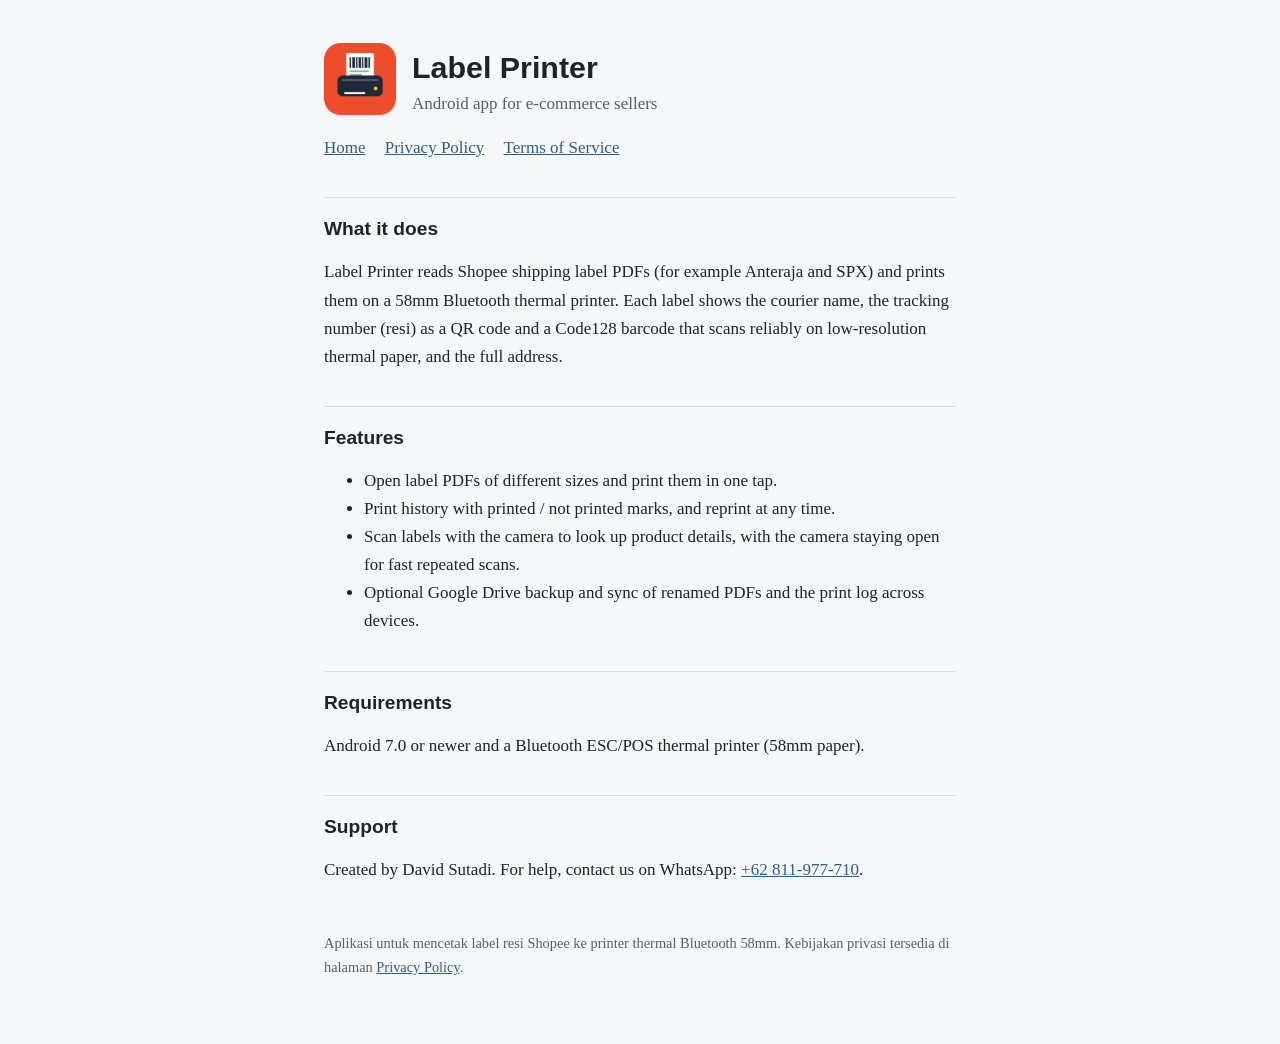
<file: index.html>
<!DOCTYPE html>
<html lang="en">
<head>
<meta charset="utf-8">
<meta name="viewport" content="width=device-width, initial-scale=1">
<title>Label Printer – Shopee shipping label printing for thermal printers</title>
<meta name="description" content="Label Printer is an Android app that prints Shopee shipping labels from PDF on 58mm Bluetooth thermal printers.">
<link rel="icon" href="logo.png">
<link rel="stylesheet" href="style.css">
</head>
<body>
<main>
<div class="brand">
  <img src="logo.png" alt="Label Printer app icon">
  <div>
    <h1>Label Printer</h1>
    <p class="muted" style="margin:0">Android app for e-commerce sellers</p>
  </div>
</div>
<nav><a href="index.html">Home</a><a href="privacy.html">Privacy Policy</a><a href="terms.html">Terms of Service</a></nav>

<h2>What it does</h2>
<p>Label Printer reads Shopee shipping label PDFs (for example Anteraja and SPX) and prints them on a 58mm Bluetooth thermal printer. Each label shows the courier name, the tracking number (resi) as a QR code and a Code128 barcode that scans reliably on low-resolution thermal paper, and the full address.</p>

<h2>Features</h2>
<ul>
  <li>Open label PDFs of different sizes and print them in one tap.</li>
  <li>Print history with printed / not printed marks, and reprint at any time.</li>
  <li>Scan labels with the camera to look up product details, with the camera staying open for fast repeated scans.</li>
  <li>Optional Google Drive backup and sync of renamed PDFs and the print log across devices.</li>
</ul>

<h2>Requirements</h2>
<p>Android 7.0 or newer and a Bluetooth ESC/POS thermal printer (58mm paper).</p>

<h2>Support</h2>
<p>Created by David Sutadi. For help, contact us on WhatsApp: <a href="https://wa.me/62811977710">+62 811-977-710</a>.</p>

<footer>Aplikasi untuk mencetak label resi Shopee ke printer thermal Bluetooth 58mm. Kebijakan privasi tersedia di halaman <a href="privacy.html">Privacy Policy</a>.</footer>
</main>
</body>
</html>
</file>
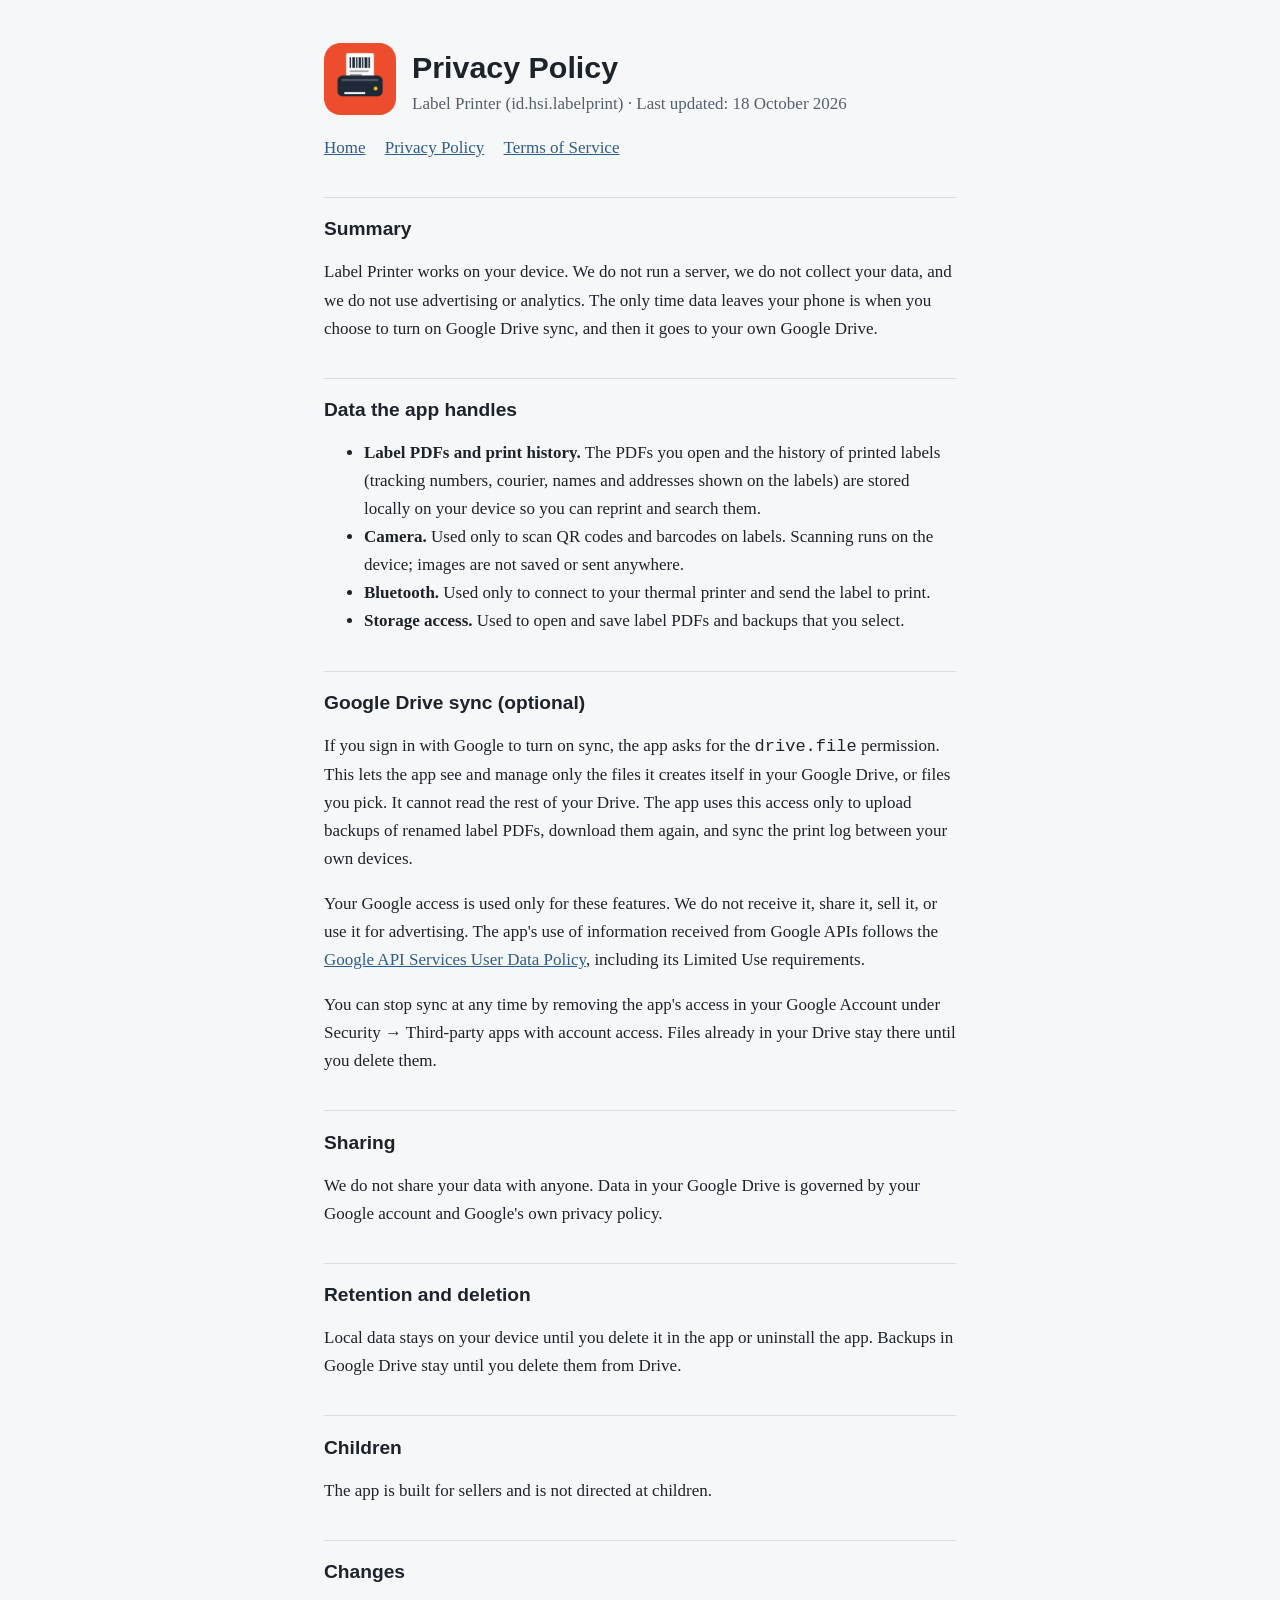
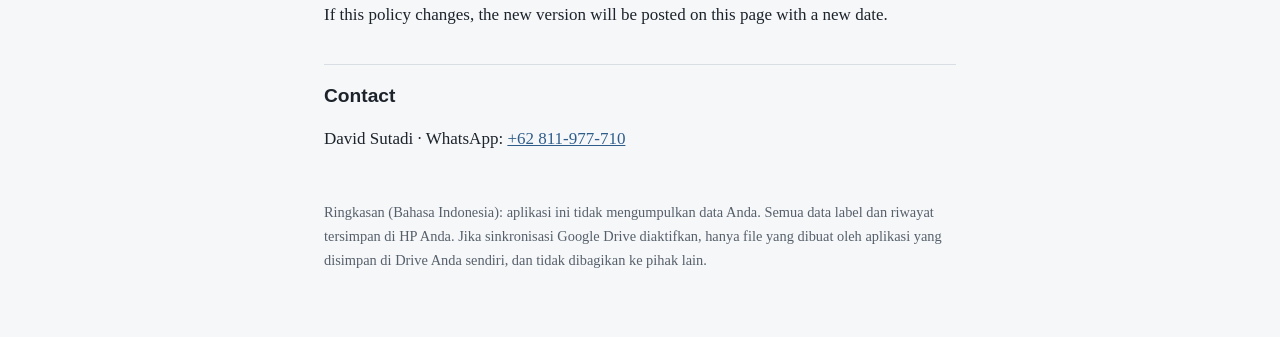
<file: privacy.html>
<!DOCTYPE html>
<html lang="en">
<head>
<meta charset="utf-8">
<meta name="viewport" content="width=device-width, initial-scale=1">
<title>Privacy Policy – Label Printer</title>
<link rel="icon" href="logo.png">
<link rel="stylesheet" href="style.css">
</head>
<body>
<main>
<div class="brand">
  <img src="logo.png" alt="Label Printer app icon">
  <div>
    <h1>Privacy Policy</h1>
    <p class="muted" style="margin:0">Label Printer (id.hsi.labelprint) · Last updated: 18 October 2026</p>
  </div>
</div>
<nav><a href="index.html">Home</a><a href="privacy.html">Privacy Policy</a><a href="terms.html">Terms of Service</a></nav>

<h2>Summary</h2>
<p>Label Printer works on your device. We do not run a server, we do not collect your data, and we do not use advertising or analytics. The only time data leaves your phone is when you choose to turn on Google Drive sync, and then it goes to your own Google Drive.</p>

<h2>Data the app handles</h2>
<ul>
  <li><strong>Label PDFs and print history.</strong> The PDFs you open and the history of printed labels (tracking numbers, courier, names and addresses shown on the labels) are stored locally on your device so you can reprint and search them.</li>
  <li><strong>Camera.</strong> Used only to scan QR codes and barcodes on labels. Scanning runs on the device; images are not saved or sent anywhere.</li>
  <li><strong>Bluetooth.</strong> Used only to connect to your thermal printer and send the label to print.</li>
  <li><strong>Storage access.</strong> Used to open and save label PDFs and backups that you select.</li>
</ul>

<h2>Google Drive sync (optional)</h2>
<p>If you sign in with Google to turn on sync, the app asks for the <code>drive.file</code> permission. This lets the app see and manage only the files it creates itself in your Google Drive, or files you pick. It cannot read the rest of your Drive. The app uses this access only to upload backups of renamed label PDFs, download them again, and sync the print log between your own devices.</p>
<p>Your Google access is used only for these features. We do not receive it, share it, sell it, or use it for advertising. The app's use of information received from Google APIs follows the <a href="https://developers.google.com/terms/api-services-user-data-policy">Google API Services User Data Policy</a>, including its Limited Use requirements.</p>
<p>You can stop sync at any time by removing the app's access in your Google Account under Security → Third-party apps with account access. Files already in your Drive stay there until you delete them.</p>

<h2>Sharing</h2>
<p>We do not share your data with anyone. Data in your Google Drive is governed by your Google account and Google's own privacy policy.</p>

<h2>Retention and deletion</h2>
<p>Local data stays on your device until you delete it in the app or uninstall the app. Backups in Google Drive stay until you delete them from Drive.</p>

<h2>Children</h2>
<p>The app is built for sellers and is not directed at children.</p>

<h2>Changes</h2>
<p>If this policy changes, the new version will be posted on this page with a new date.</p>

<h2>Contact</h2>
<p>David Sutadi · WhatsApp: <a href="https://wa.me/62811977710">+62 811-977-710</a></p>

<footer>Ringkasan (Bahasa Indonesia): aplikasi ini tidak mengumpulkan data Anda. Semua data label dan riwayat tersimpan di HP Anda. Jika sinkronisasi Google Drive diaktifkan, hanya file yang dibuat oleh aplikasi yang disimpan di Drive Anda sendiri, dan tidak dibagikan ke pihak lain.</footer>
</main>
</body>
</html>
</file>
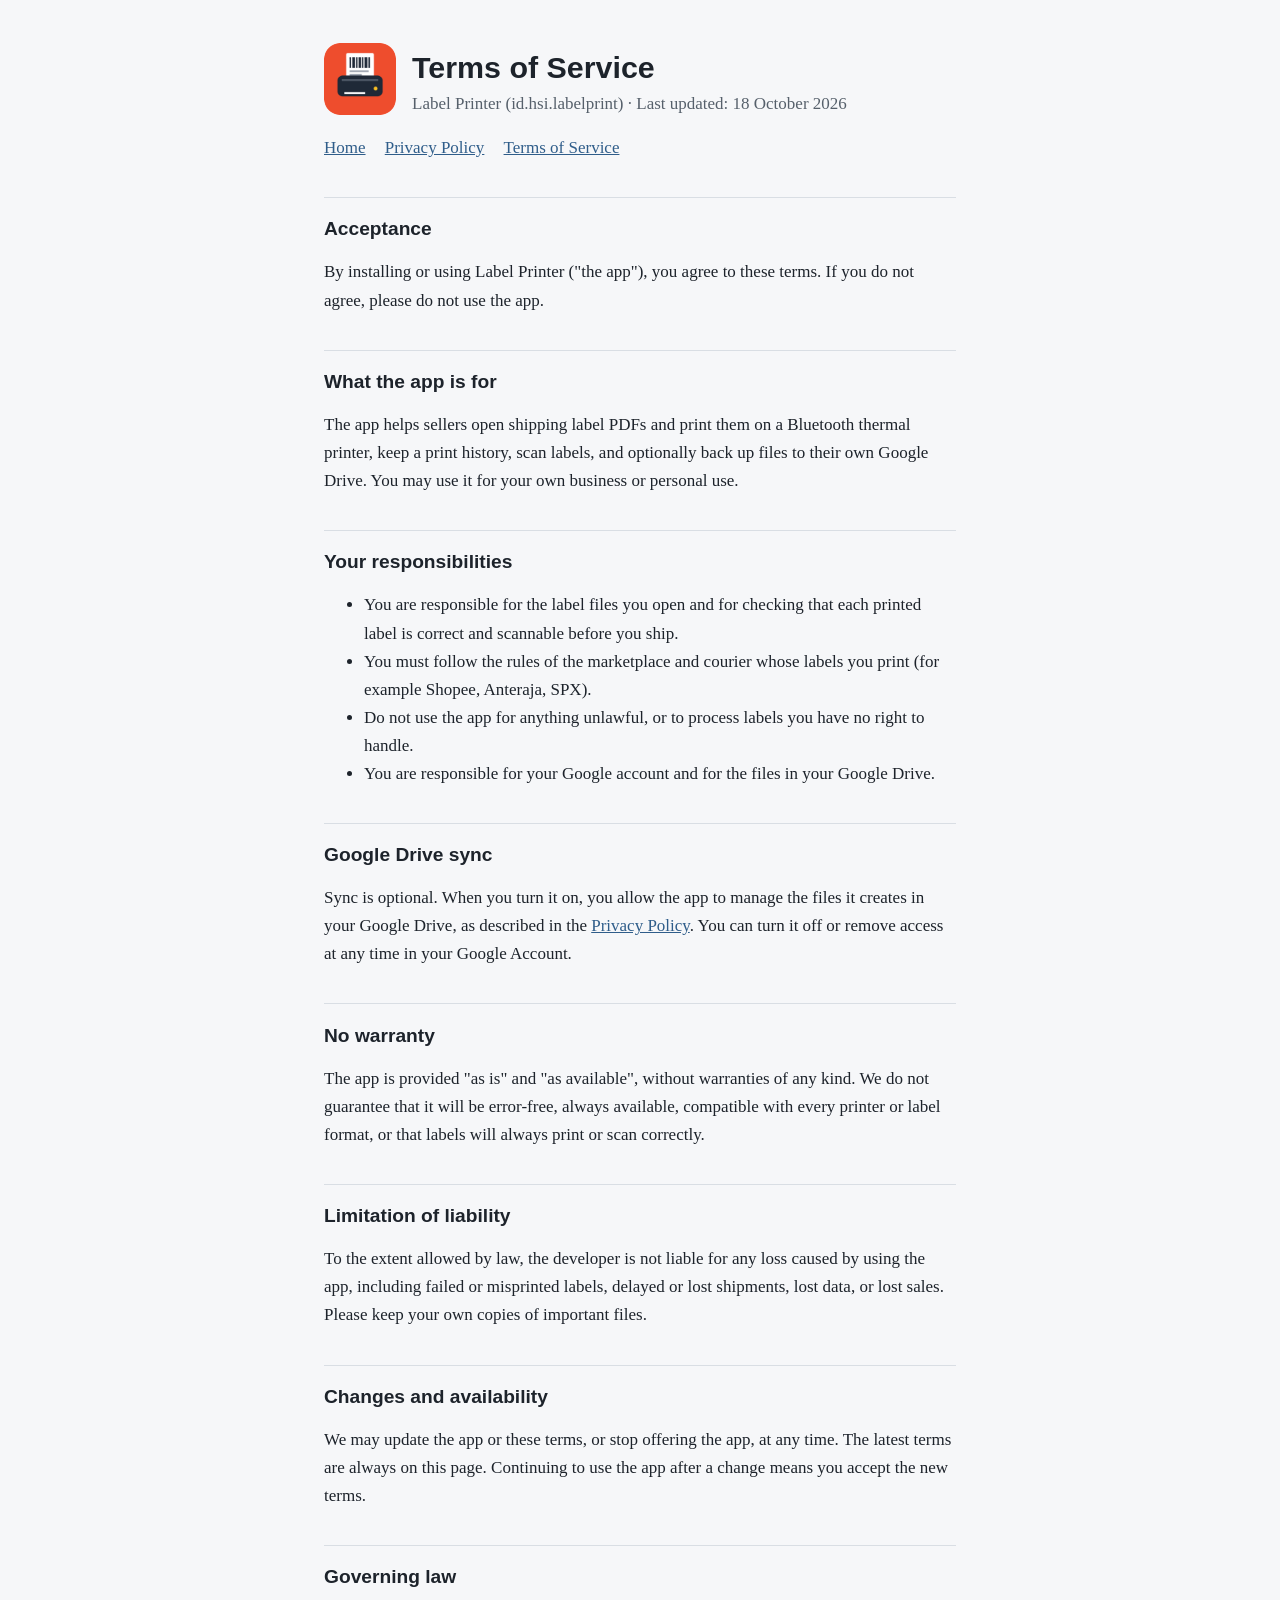
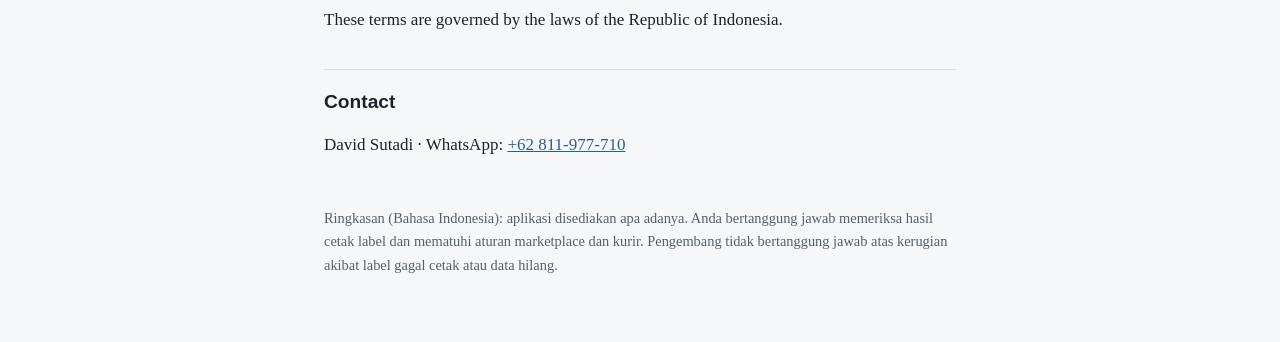
<file: terms.html>
<!DOCTYPE html>
<html lang="en">
<head>
<meta charset="utf-8">
<meta name="viewport" content="width=device-width, initial-scale=1">
<title>Terms of Service – Label Printer</title>
<link rel="icon" href="logo.png">
<link rel="stylesheet" href="style.css">
</head>
<body>
<main>
<div class="brand">
  <img src="logo.png" alt="Label Printer app icon">
  <div>
    <h1>Terms of Service</h1>
    <p class="muted" style="margin:0">Label Printer (id.hsi.labelprint) · Last updated: 18 October 2026</p>
  </div>
</div>
<nav><a href="index.html">Home</a><a href="privacy.html">Privacy Policy</a><a href="terms.html">Terms of Service</a></nav>

<h2>Acceptance</h2>
<p>By installing or using Label Printer ("the app"), you agree to these terms. If you do not agree, please do not use the app.</p>

<h2>What the app is for</h2>
<p>The app helps sellers open shipping label PDFs and print them on a Bluetooth thermal printer, keep a print history, scan labels, and optionally back up files to their own Google Drive. You may use it for your own business or personal use.</p>

<h2>Your responsibilities</h2>
<ul>
  <li>You are responsible for the label files you open and for checking that each printed label is correct and scannable before you ship.</li>
  <li>You must follow the rules of the marketplace and courier whose labels you print (for example Shopee, Anteraja, SPX).</li>
  <li>Do not use the app for anything unlawful, or to process labels you have no right to handle.</li>
  <li>You are responsible for your Google account and for the files in your Google Drive.</li>
</ul>

<h2>Google Drive sync</h2>
<p>Sync is optional. When you turn it on, you allow the app to manage the files it creates in your Google Drive, as described in the <a href="privacy.html">Privacy Policy</a>. You can turn it off or remove access at any time in your Google Account.</p>

<h2>No warranty</h2>
<p>The app is provided "as is" and "as available", without warranties of any kind. We do not guarantee that it will be error-free, always available, compatible with every printer or label format, or that labels will always print or scan correctly.</p>

<h2>Limitation of liability</h2>
<p>To the extent allowed by law, the developer is not liable for any loss caused by using the app, including failed or misprinted labels, delayed or lost shipments, lost data, or lost sales. Please keep your own copies of important files.</p>

<h2>Changes and availability</h2>
<p>We may update the app or these terms, or stop offering the app, at any time. The latest terms are always on this page. Continuing to use the app after a change means you accept the new terms.</p>

<h2>Governing law</h2>
<p>These terms are governed by the laws of the Republic of Indonesia.</p>

<h2>Contact</h2>
<p>David Sutadi · WhatsApp: <a href="https://wa.me/62811977710">+62 811-977-710</a></p>

<footer>Ringkasan (Bahasa Indonesia): aplikasi disediakan apa adanya. Anda bertanggung jawab memeriksa hasil cetak label dan mematuhi aturan marketplace dan kurir. Pengembang tidak bertanggung jawab atas kerugian akibat label gagal cetak atau data hilang.</footer>
</main>
</body>
</html>
</file>
<file: style.css>
:root{--bg:#f6f7f9;--fg:#1d232b;--muted:#56606b;--line:#d9dee4;--accent:#2f5d8a}
@media (prefers-color-scheme:dark){:root{--bg:#14181d;--fg:#e8ecf0;--muted:#a3adb8;--line:#2b333c;--accent:#7fb0e0}}
*{box-sizing:border-box}
body{margin:0;background:var(--bg);color:var(--fg);font:17px/1.65 Georgia,"Times New Roman",serif}
main{max-width:42rem;margin:0 auto;padding:2.5rem 1.25rem 4rem}
h1,h2{font-family:"Trebuchet MS",Verdana,sans-serif;line-height:1.25}
h1{font-size:1.9rem;margin:.5rem 0 .25rem}
h2{font-size:1.2rem;margin:2.2rem 0 .5rem;padding-top:1.2rem;border-top:1px solid var(--line)}
p,li{max-width:40rem}
a{color:var(--accent)}
.muted{color:var(--muted)}
.brand{display:flex;align-items:center;gap:1rem}
.brand img{width:72px;height:72px;border-radius:16px}
nav{margin-top:1rem}
nav a{margin-right:1.2rem}
footer{margin-top:3rem;color:var(--muted);font-size:.9rem}
</file>
